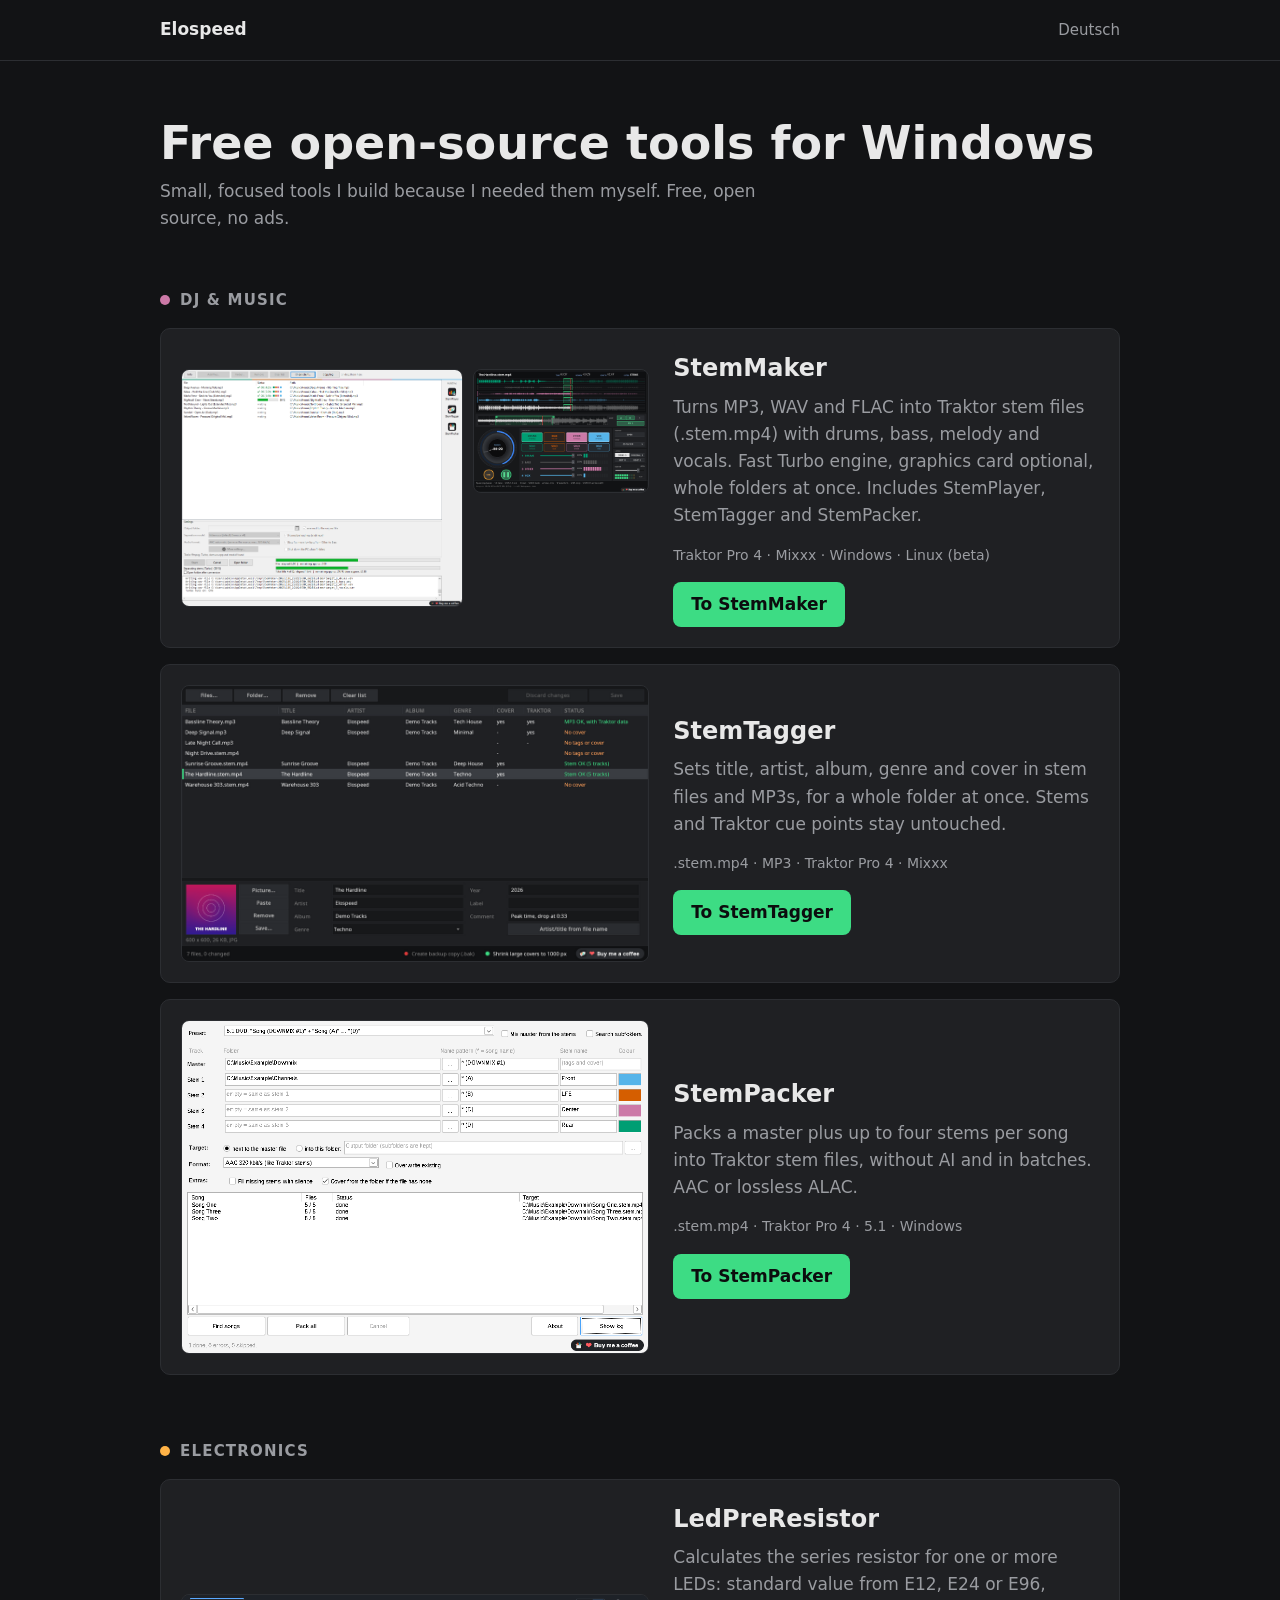
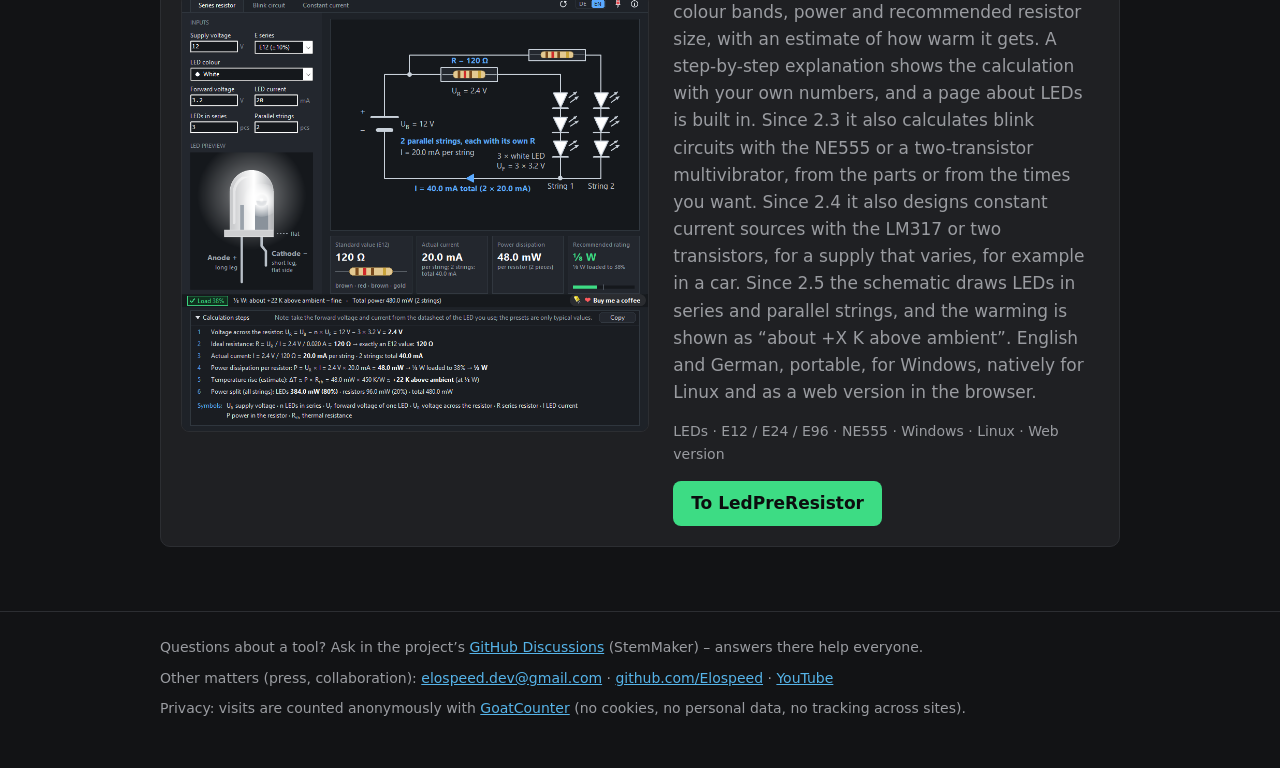
<file: index.html>
<!doctype html>
<html lang="en">
<head>
<meta charset="utf-8">
<meta name="viewport" content="width=device-width, initial-scale=1">
<title>Elospeed – free open-source tools for Windows</title>
<meta name="description" content="Elospeed makes free, open-source tools for Windows: StemMaker turns MP3s into Traktor stem files, StemTagger edits tags and covers of stem files and MP3s, StemPacker packs finished tracks into stem files, LedPreResistor calculates LED series resistors, blink circuits and constant current sources.">
<meta name="author" content="Elospeed">
<meta name="robots" content="index, follow">
<link rel="canonical" href="https://elospeed.github.io/">
<link rel="alternate" hreflang="en" href="https://elospeed.github.io/">
<link rel="alternate" hreflang="de" href="https://elospeed.github.io/de/">
<link rel="alternate" hreflang="x-default" href="https://elospeed.github.io/">
<meta name="theme-color" content="#121315">
<link rel="icon" type="image/png" href="img/icon-192.png">
<meta property="og:type" content="website">
<meta property="og:site_name" content="Elospeed">
<meta property="og:title" content="Elospeed – free open-source tools for Windows">
<meta property="og:description" content="Elospeed makes free, open-source tools for Windows: StemMaker turns MP3s into Traktor stem files, StemTagger edits tags and covers of stem files and MP3s, StemPacker packs finished tracks into stem files, LedPreResistor calculates LED series resistors, blink circuits and constant current sources.">
<meta property="og:url" content="https://elospeed.github.io/">
<meta property="og:image" content="https://elospeed.github.io/img/og-image.png">
<meta property="og:locale" content="en_US">
<link rel="stylesheet" href="style.css">
<script>
  // Sprache: deutscher Browser -> deutsche Seite, alle anderen bleiben hier.
  // Wer oben die Sprache umschaltet, behält seine Wahl (gilt für alle Elospeed-Seiten).
  (function () {
    var wahl = null;
    try { wahl = localStorage.getItem('elospeed-lang'); } catch (e) {}
    var browser = (navigator.languages && navigator.languages[0]) || navigator.language || '';
    if (wahl === 'de' || (!wahl && /^de\b/i.test(browser))) location.replace('de/' + location.hash);
  })();
</script>
<script type="application/ld+json">
{
  "@context": "https://schema.org",
  "@type": "WebSite",
  "name": "Elospeed",
  "alternateName": ["Elospeed Tools", "elospeed.github.io"],
  "url": "https://elospeed.github.io/",
  "publisher": {
    "@type": "Organization",
    "name": "Elospeed",
    "url": "https://elospeed.github.io/",
    "sameAs": [
      "https://www.youtube.com/@elospeed",
      "https://github.com/Elospeed"
    ]
  }
}
</script>
</head>
<body>
<header class="top"><div class="wrap">
  <a class="brand" href="https://elospeed.github.io/">Elospeed</a>
  <a class="lang" href="de/" hreflang="de" lang="de" onclick="try{localStorage.setItem('elospeed-lang','de')}catch(e){}">Deutsch</a>
</div></header>

<div class="wrap hero">
  <h1>Free open-source tools for Windows</h1>
  <p>Small, focused tools I build because I needed them myself. Free, open source, no ads.</p>
</div>

<section class="dj"><div class="wrap">
  <h2>DJ &amp; Music</h2>
  <div class="project">
    <div class="shots">
      <a href="https://elospeed.github.io/StemMaker/"><img src="img/stemmaker-en.png" alt="StemMaker" loading="lazy"></a>
      <a href="https://elospeed.github.io/StemMaker/"><img src="img/stemplayer-cd-en.png" alt="StemPlayer" loading="lazy"></a>
    </div>
    <div>
      <h3>StemMaker</h3>
      <p>Turns MP3, WAV and FLAC into Traktor stem files (.stem.mp4) with drums, bass, melody and vocals. Fast Turbo engine, graphics card optional, whole folders at once. Includes StemPlayer, StemTagger and StemPacker.</p>
      <div class="tags">Traktor Pro 4 · Mixxx · Windows · Linux (beta)</div>
      <a class="btn" href="https://elospeed.github.io/StemMaker/">To StemMaker</a>
    </div>
  </div>
  <div class="project">
    <a href="https://elospeed.github.io/StemTagger/"><img src="img/stemtagger-en.png" alt="StemTagger" loading="lazy"></a>
    <div>
      <h3>StemTagger</h3>
      <p>Sets title, artist, album, genre and cover in stem files and MP3s, for a whole folder at once. Stems and Traktor cue points stay untouched.</p>
      <div class="tags">.stem.mp4 · MP3 · Traktor Pro 4 · Mixxx</div>
      <a class="btn" href="https://elospeed.github.io/StemTagger/">To StemTagger</a>
    </div>
  </div>
  <div class="project">
    <a href="https://elospeed.github.io/StemPacker/"><img src="img/stempacker-en.png" alt="StemPacker" loading="lazy"></a>
    <div>
      <h3>StemPacker</h3>
      <p>Packs a master plus up to four stems per song into Traktor stem files, without AI and in batches. AAC or lossless ALAC.</p>
      <div class="tags">.stem.mp4 · Traktor Pro 4 · 5.1 · Windows</div>
      <a class="btn" href="https://elospeed.github.io/StemPacker/">To StemPacker</a>
    </div>
  </div>
</div></section>

<section class="elec"><div class="wrap">
  <h2>Electronics</h2>
  <div class="project">
    <a href="https://elospeed.github.io/LedPreResistor/"><img src="img/ledpreresistor.png" alt="LedPreResistor" loading="lazy"></a>
    <div>
      <h3>LedPreResistor</h3>
      <p>Calculates the series resistor for one or more LEDs: standard value from E12, E24 or E96, colour bands, power and recommended resistor size, with an estimate of how warm it gets. A step-by-step explanation shows the calculation with your own numbers, and a page about LEDs is built in. Since 2.3 it also calculates blink circuits with the NE555 or a two-transistor multivibrator, from the parts or from the times you want. Since 2.4 it also designs constant current sources with the LM317 or two transistors, for a supply that varies, for example in a car. Since 2.5 the schematic draws LEDs in series and parallel strings, and the warming is shown as “about +X K above ambient”. English and German, portable, for Windows, natively for Linux and as a web version in the browser.</p>
      <div class="tags">LEDs · E12 / E24 / E96 · NE555 · Windows · Linux · Web version</div>
      <a class="btn" href="https://elospeed.github.io/LedPreResistor/">To LedPreResistor</a>
    </div>
  </div>
</div></section>

<footer><div class="wrap">
  <p>Questions about a tool? Ask in the project’s <a href="https://github.com/Elospeed/StemMaker/discussions">GitHub Discussions</a> (StemMaker) – answers there help everyone.</p>
  <p>Other matters (press, collaboration): <span id="mail">elospeed.dev (at) gmail (dot) com</span> · <a href="https://github.com/Elospeed">github.com/Elospeed</a> · <a href="https://www.youtube.com/@elospeed">YouTube</a></p>
  <p>Privacy: visits are counted anonymously with <a href="https://www.goatcounter.com/help/privacy">GoatCounter</a> (no cookies, no personal data, no tracking across sites).</p>
</div></footer>
<script>
  // Adresse wird erst im Browser zusammengesetzt (Schutz vor Spam-Bots)
  (function () {
    var u = 'elospeed.dev', d = 'gmail' + '.' + 'com', a = u + '\u0040' + d;
    var el = document.getElementById('mail');
    var l = document.createElement('a'); l.href = 'mai' + 'lto:' + a; l.textContent = a;
    el.textContent = ''; el.appendChild(l);
  })();
</script>
<script data-goatcounter="https://elospeed.goatcounter.com/count" async src="https://gc.zgo.at/count.js"></script>
</body>
</html>
</file>
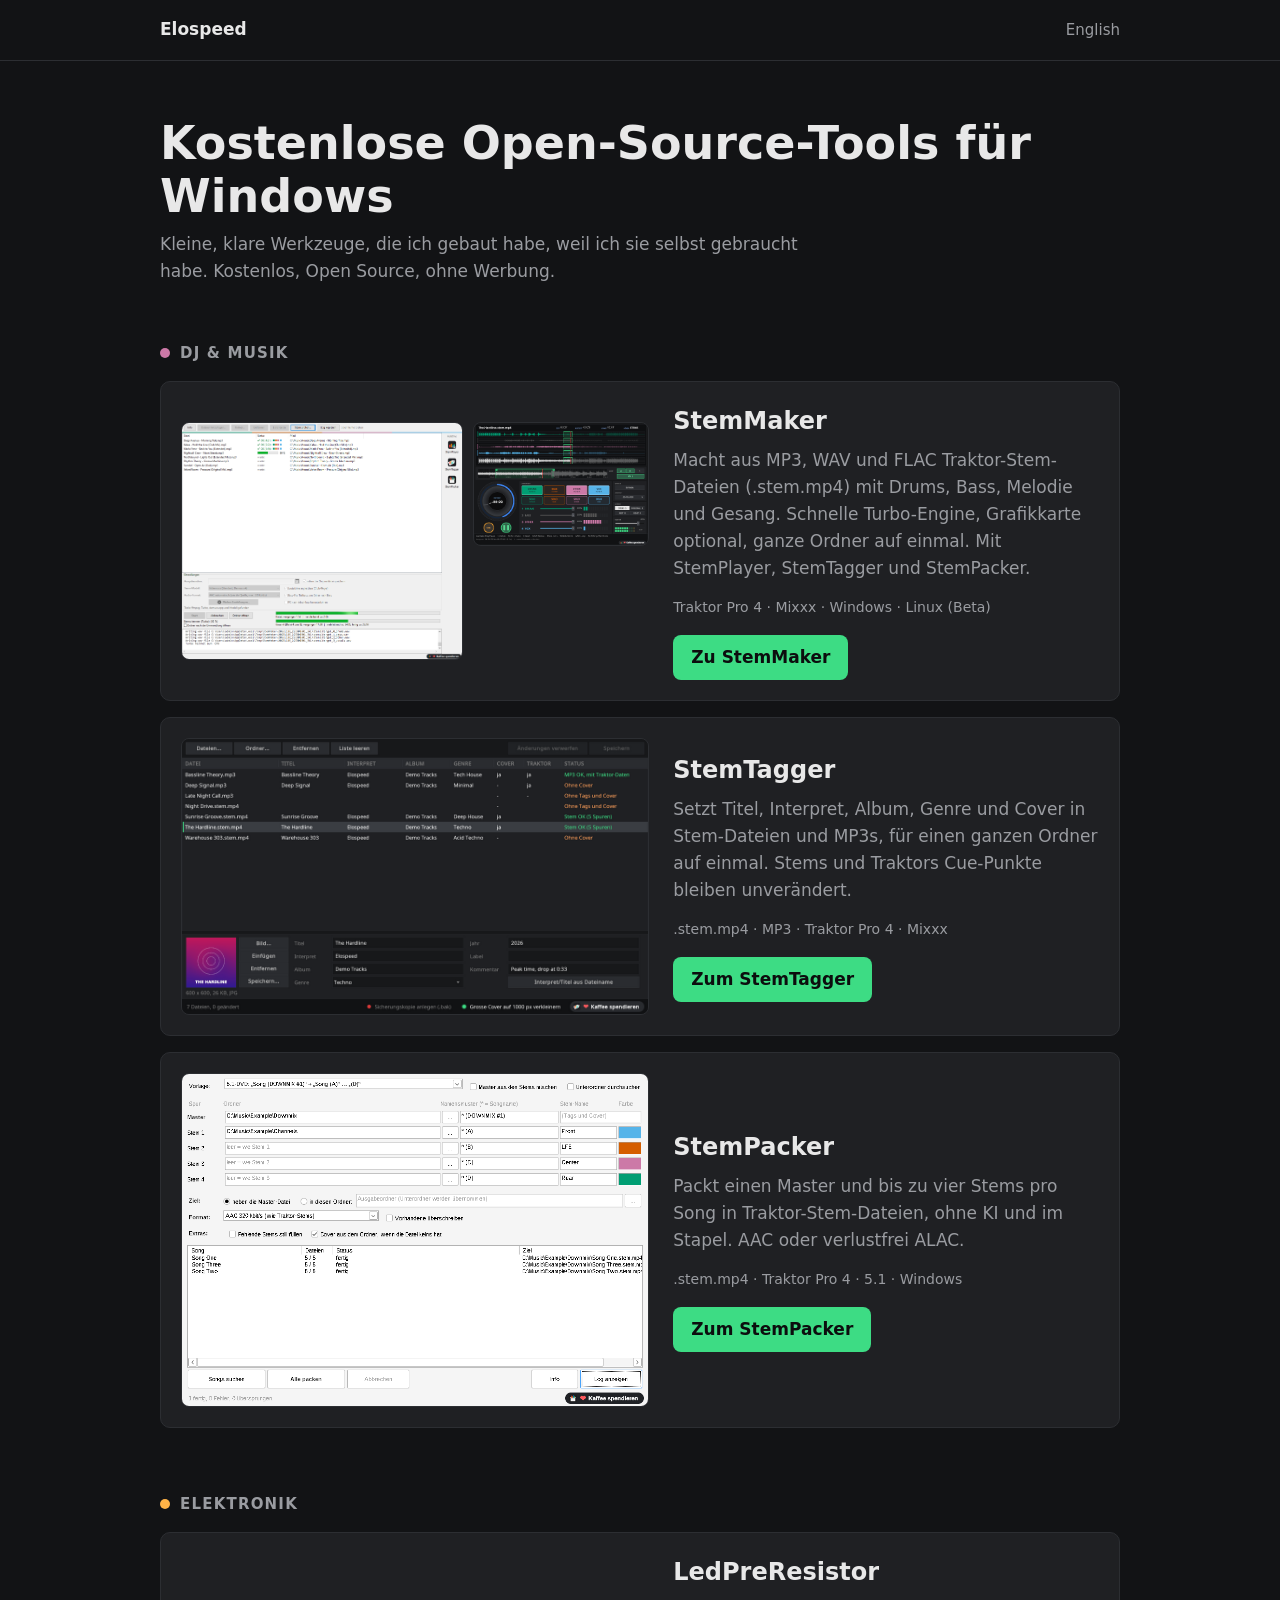
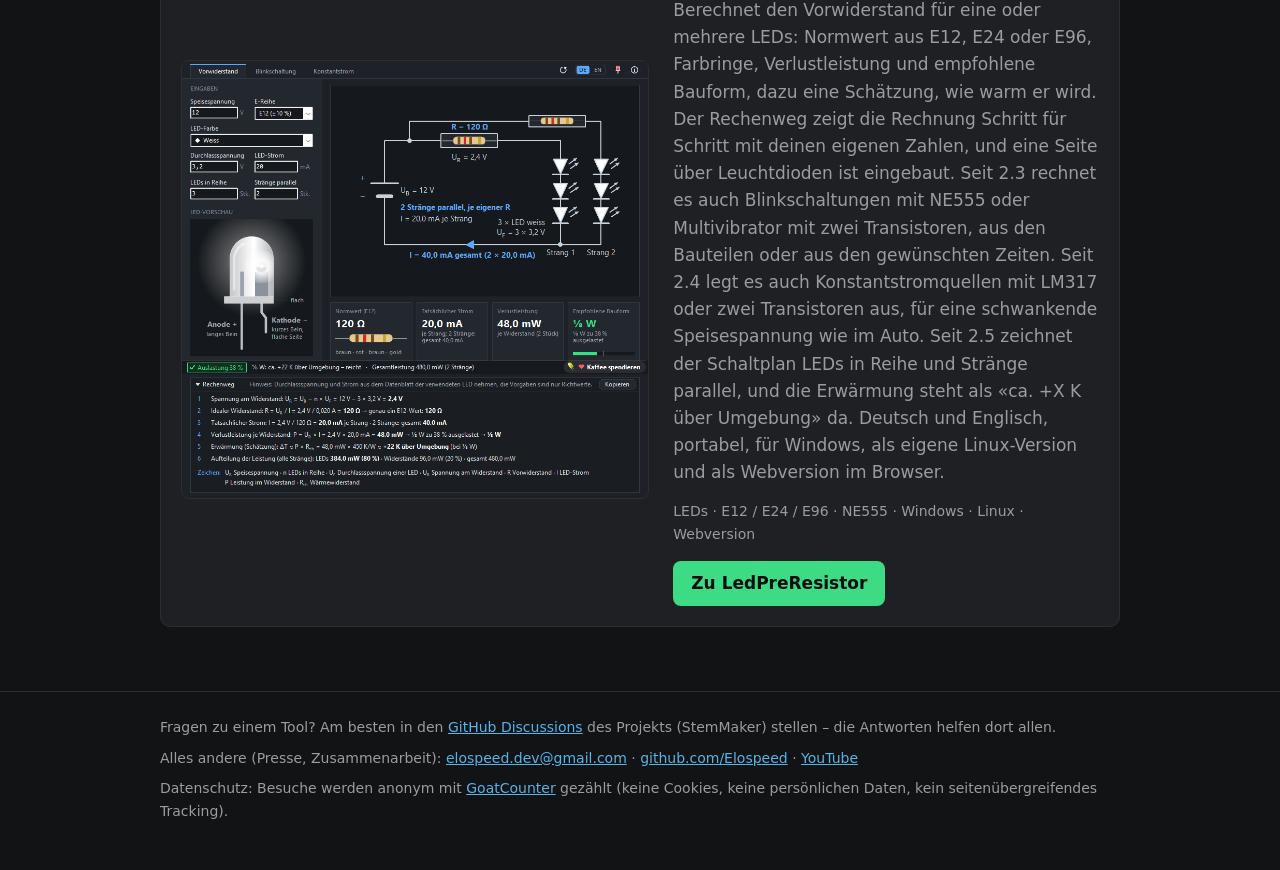
<file: de/index.html>
<!doctype html>
<html lang="de">
<head>
<meta charset="utf-8">
<meta name="viewport" content="width=device-width, initial-scale=1">
<title>Elospeed – kostenlose Open-Source-Tools für Windows</title>
<meta name="description" content="Elospeed baut kostenlose Open-Source-Tools für Windows: StemMaker macht aus MP3s Traktor-Stem-Dateien, der StemTagger bearbeitet Tags und Cover von Stem-Dateien und MP3s, der StemPacker packt fertige Spuren zu Stem-Dateien, LedPreResistor berechnet LED-Vorwiderstände, Blinkschaltungen und Konstantstromquellen.">
<meta name="author" content="Elospeed">
<meta name="robots" content="index, follow">
<link rel="canonical" href="https://elospeed.github.io/de/">
<link rel="alternate" hreflang="en" href="https://elospeed.github.io/">
<link rel="alternate" hreflang="de" href="https://elospeed.github.io/de/">
<link rel="alternate" hreflang="x-default" href="https://elospeed.github.io/">
<meta name="theme-color" content="#121315">
<link rel="icon" type="image/png" href="../img/icon-192.png">
<meta property="og:type" content="website">
<meta property="og:site_name" content="Elospeed">
<meta property="og:title" content="Elospeed – kostenlose Open-Source-Tools für Windows">
<meta property="og:description" content="Elospeed baut kostenlose Open-Source-Tools für Windows: StemMaker macht aus MP3s Traktor-Stem-Dateien, der StemTagger bearbeitet Tags und Cover von Stem-Dateien und MP3s, der StemPacker packt fertige Spuren zu Stem-Dateien, LedPreResistor berechnet LED-Vorwiderstände, Blinkschaltungen und Konstantstromquellen.">
<meta property="og:url" content="https://elospeed.github.io/de/">
<meta property="og:image" content="https://elospeed.github.io/img/og-image.png">
<meta property="og:locale" content="de_DE">
<link rel="stylesheet" href="../style.css">
<script>
  // Wer oben ausdrücklich Englisch gewählt hat, kommt auf die englische Seite.
  // Ohne eigene Wahl bleibt die deutsche Seite (z. B. bei einem Link aus einem deutschen Forum).
  (function () {
    var wahl = null;
    try { wahl = localStorage.getItem('elospeed-lang'); } catch (e) {}
    if (wahl === 'en') location.replace('../' + location.hash);
  })();
</script>
<script type="application/ld+json">
{
  "@context": "https://schema.org",
  "@type": "WebSite",
  "name": "Elospeed",
  "alternateName": ["Elospeed Tools", "elospeed.github.io"],
  "url": "https://elospeed.github.io/",
  "publisher": {
    "@type": "Organization",
    "name": "Elospeed",
    "url": "https://elospeed.github.io/",
    "sameAs": [
      "https://www.youtube.com/@elospeed",
      "https://github.com/Elospeed"
    ]
  }
}
</script>
</head>
<body>
<header class="top"><div class="wrap">
  <a class="brand" href="https://elospeed.github.io/de/">Elospeed</a>
  <a class="lang" href="../" hreflang="en" lang="en" onclick="try{localStorage.setItem('elospeed-lang','en')}catch(e){}">English</a>
</div></header>

<div class="wrap hero">
  <h1>Kostenlose Open-Source-Tools für Windows</h1>
  <p>Kleine, klare Werkzeuge, die ich gebaut habe, weil ich sie selbst gebraucht habe. Kostenlos, Open Source, ohne Werbung.</p>
</div>

<section class="dj"><div class="wrap">
  <h2>DJ &amp; Musik</h2>
  <div class="project">
    <div class="shots">
      <a href="https://elospeed.github.io/StemMaker/de/"><img src="../img/stemmaker-de.png" alt="StemMaker" loading="lazy"></a>
      <a href="https://elospeed.github.io/StemMaker/de/"><img src="../img/stemplayer-cd.png" alt="StemPlayer" loading="lazy"></a>
    </div>
    <div>
      <h3>StemMaker</h3>
      <p>Macht aus MP3, WAV und FLAC Traktor-Stem-Dateien (.stem.mp4) mit Drums, Bass, Melodie und Gesang. Schnelle Turbo-Engine, Grafikkarte optional, ganze Ordner auf einmal. Mit StemPlayer, StemTagger und StemPacker.</p>
      <div class="tags">Traktor Pro 4 · Mixxx · Windows · Linux (Beta)</div>
      <a class="btn" href="https://elospeed.github.io/StemMaker/de/">Zu StemMaker</a>
    </div>
  </div>
  <div class="project">
    <a href="https://elospeed.github.io/StemTagger/de/"><img src="../img/stemtagger-de.png" alt="StemTagger" loading="lazy"></a>
    <div>
      <h3>StemTagger</h3>
      <p>Setzt Titel, Interpret, Album, Genre und Cover in Stem-Dateien und MP3s, für einen ganzen Ordner auf einmal. Stems und Traktors Cue-Punkte bleiben unverändert.</p>
      <div class="tags">.stem.mp4 · MP3 · Traktor Pro 4 · Mixxx</div>
      <a class="btn" href="https://elospeed.github.io/StemTagger/de/">Zum StemTagger</a>
    </div>
  </div>
  <div class="project">
    <a href="https://elospeed.github.io/StemPacker/de/"><img src="../img/stempacker-de.png" alt="StemPacker" loading="lazy"></a>
    <div>
      <h3>StemPacker</h3>
      <p>Packt einen Master und bis zu vier Stems pro Song in Traktor-Stem-Dateien, ohne KI und im Stapel. AAC oder verlustfrei ALAC.</p>
      <div class="tags">.stem.mp4 · Traktor Pro 4 · 5.1 · Windows</div>
      <a class="btn" href="https://elospeed.github.io/StemPacker/de/">Zum StemPacker</a>
    </div>
  </div>
</div></section>

<section class="elec"><div class="wrap">
  <h2>Elektronik</h2>
  <div class="project">
    <a href="https://elospeed.github.io/LedPreResistor/de/"><img src="../img/ledpreresistor-de.png" alt="LedPreResistor" loading="lazy"></a>
    <div>
      <h3>LedPreResistor</h3>
      <p>Berechnet den Vorwiderstand für eine oder mehrere LEDs: Normwert aus E12, E24 oder E96, Farbringe, Verlustleistung und empfohlene Bauform, dazu eine Schätzung, wie warm er wird. Der Rechenweg zeigt die Rechnung Schritt für Schritt mit deinen eigenen Zahlen, und eine Seite über Leuchtdioden ist eingebaut. Seit 2.3 rechnet es auch Blinkschaltungen mit NE555 oder Multivibrator mit zwei Transistoren, aus den Bauteilen oder aus den gewünschten Zeiten. Seit 2.4 legt es auch Konstantstromquellen mit LM317 oder zwei Transistoren aus, für eine schwankende Speisespannung wie im Auto. Seit 2.5 zeichnet der Schaltplan LEDs in Reihe und Stränge parallel, und die Erwärmung steht als «ca. +X K über Umgebung» da. Deutsch und Englisch, portabel, für Windows, als eigene Linux-Version und als Webversion im Browser.</p>
      <div class="tags">LEDs · E12 / E24 / E96 · NE555 · Windows · Linux · Webversion</div>
      <a class="btn" href="https://elospeed.github.io/LedPreResistor/de/">Zu LedPreResistor</a>
    </div>
  </div>
</div></section>

<footer><div class="wrap">
  <p>Fragen zu einem Tool? Am besten in den <a href="https://github.com/Elospeed/StemMaker/discussions">GitHub Discussions</a> des Projekts (StemMaker) stellen – die Antworten helfen dort allen.</p>
  <p>Alles andere (Presse, Zusammenarbeit): <span id="mail">elospeed.dev (at) gmail (dot) com</span> · <a href="https://github.com/Elospeed">github.com/Elospeed</a> · <a href="https://www.youtube.com/@elospeed">YouTube</a></p>
  <p>Datenschutz: Besuche werden anonym mit <a href="https://www.goatcounter.com/help/privacy">GoatCounter</a> gezählt (keine Cookies, keine persönlichen Daten, kein seitenübergreifendes Tracking).</p>
</div></footer>
<script>
  // Adresse wird erst im Browser zusammengesetzt (Schutz vor Spam-Bots)
  (function () {
    var u = 'elospeed.dev', d = 'gmail' + '.' + 'com', a = u + '\u0040' + d;
    var el = document.getElementById('mail');
    var l = document.createElement('a'); l.href = 'mai' + 'lto:' + a; l.textContent = a;
    el.textContent = ''; el.appendChild(l);
  })();
</script>
<script data-goatcounter="https://elospeed.goatcounter.com/count" async src="https://gc.zgo.at/count.js"></script>
</body>
</html>
</file>
<file: style.css>
/* Elospeed Startseite - ein Stylesheet für EN und DE */
:root { --bg:#121315; --bg-2:#18191c; --panel:#1f2023; --line:#2c2e32; --text:#e8e8e8; --muted:#9a9ca1; --link:#56b4e9; --accent:#3ddc84; --dj:#cc79a7; --net:#56b4e9; --elec:#ffb347; }
* { box-sizing: border-box; }
body { margin:0; background:var(--bg); color:var(--text); font-family:system-ui,-apple-system,"Segoe UI",Roboto,sans-serif; font-size:17px; line-height:1.6; }
a { color:var(--link); }
img { max-width:100%; height:auto; display:block; }
.wrap { max-width:1000px; margin:0 auto; padding:0 20px; }
header.top { border-bottom:1px solid var(--line); }
header.top .wrap { display:flex; align-items:center; height:60px; }
header.top .brand { font-weight:700; color:var(--text); text-decoration:none; }
header.top .lang { margin-left:auto; color:var(--muted); font-size:15px; text-decoration:none; }
.hero { padding-top:56px; padding-bottom:24px; }
.hero h1 { font-size:clamp(32px,5vw,46px); margin:0 0 8px; line-height:1.15; }
.hero p { color:var(--muted); margin:0; max-width:640px; }
section { padding:32px 0; }
section h2 { font-size:15px; text-transform:uppercase; letter-spacing:.08em; margin:0 0 16px; color:var(--muted); display:flex; align-items:center; gap:10px; }
section h2::before { content:""; width:10px; height:10px; border-radius:50%; background:var(--accent); }
section.dj h2::before { background:var(--dj); }
section.net h2::before { background:var(--net); }
section.elec h2::before { background:var(--elec); }
.project > * { min-width:0; }
.project { display:grid; grid-template-columns:1.1fr 1fr; gap:24px; align-items:center; background:var(--panel); border:1px solid var(--line); border-radius:10px; padding:20px; }
.project img { border-radius:8px; border:1px solid var(--line); }
.project h3 { margin:0 0 6px; font-size:24px; }
.project p { margin:0 0 14px; color:var(--muted); }
.project .tags { font-size:14px; color:var(--muted); margin-bottom:16px; }
.btn { display:inline-block; background:var(--accent); color:#0c0d0e; font-weight:700; text-decoration:none; padding:9px 18px; border-radius:8px; }
.btn:hover { color:#0c0d0e; filter:brightness(1.1); }
footer p { margin:0 0 8px; }
footer { border-top:1px solid var(--line); margin-top:32px; padding:24px 0 40px; color:var(--muted); font-size:14px; }
@media (max-width:760px) { .project { grid-template-columns:1fr; } }
.shots { display:grid; grid-template-columns:1.6fr 1fr; gap:10px; align-items:start; }
.shots > * { min-width:0; }
.project + .project { margin-top:16px; }
</file>
